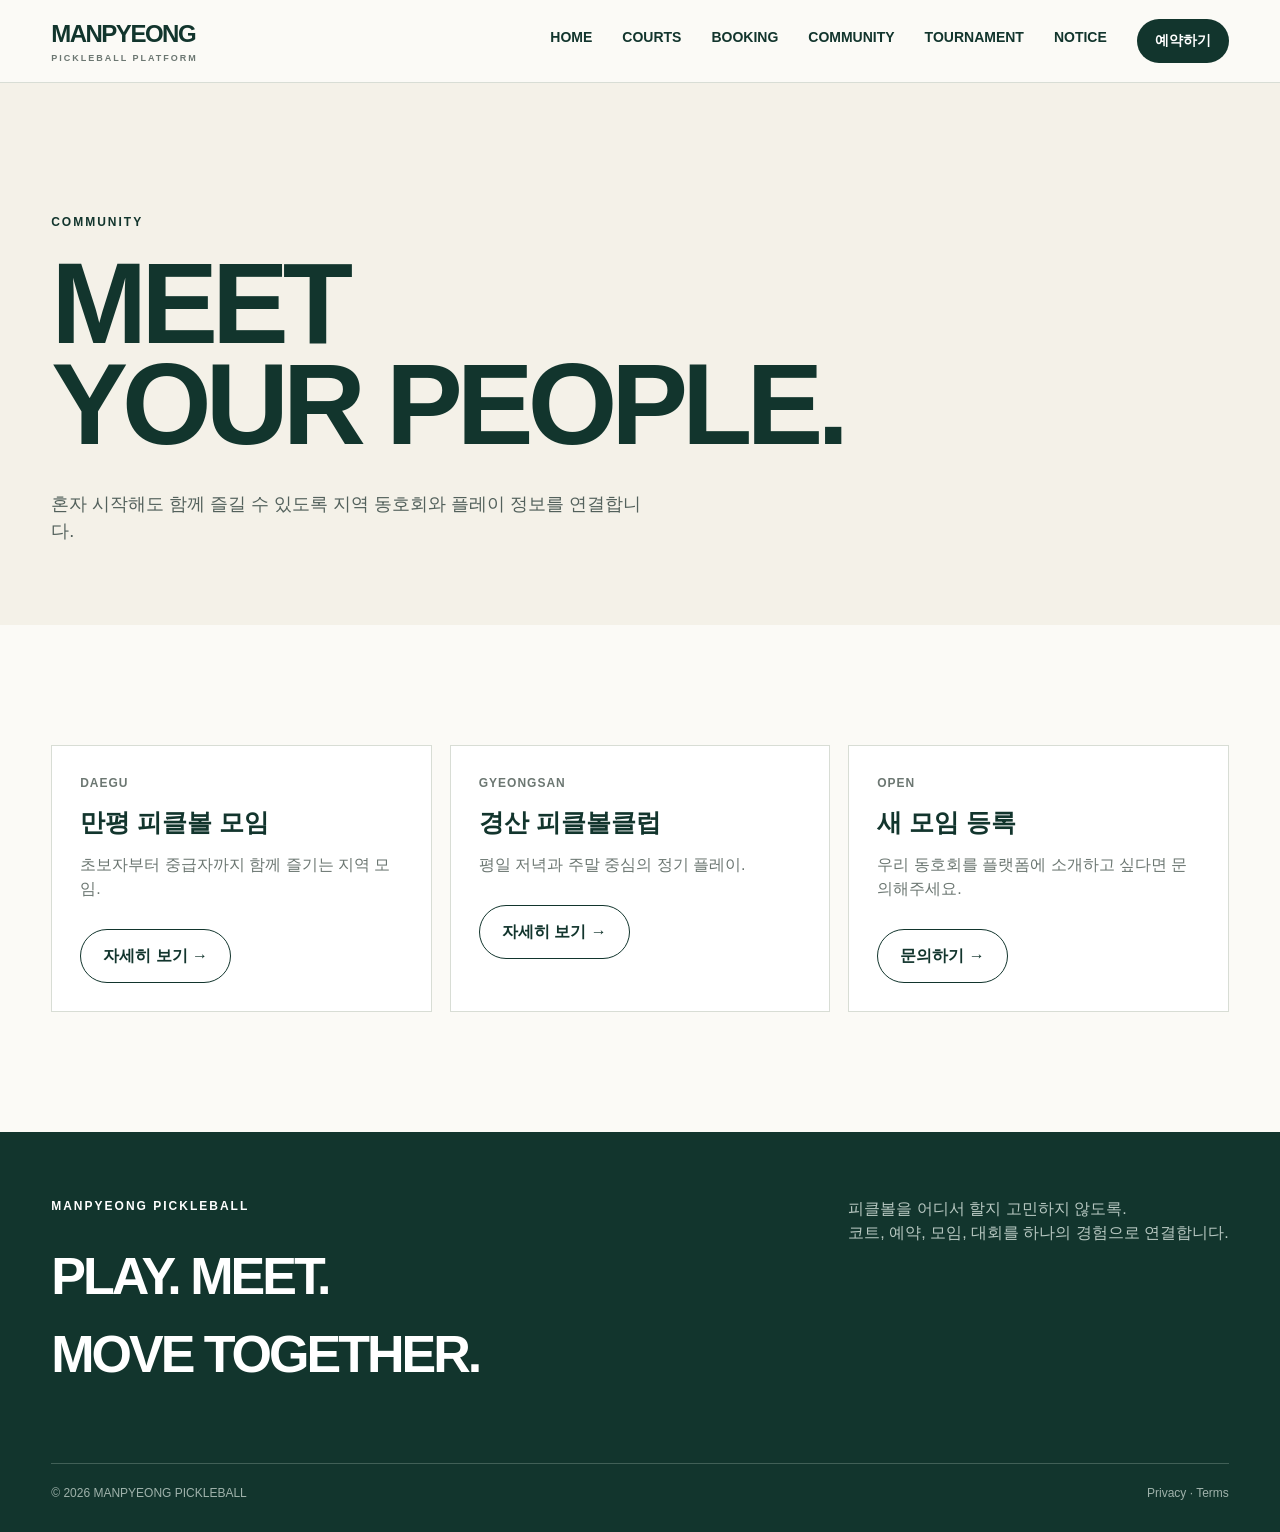
<file: community.html>
<!DOCTYPE html>
<html lang="ko">
<head>
<meta charset="UTF-8">
<meta name="viewport" content="width=device-width, initial-scale=1.0">
<meta name="description" content="만평 피클볼 코트예약 및 대구·경북 피클볼 플랫폼">
<title>커뮤니티 | 만평 피클볼</title>
<link rel="stylesheet" href="style.css">
</head>
<body>
<header class="header"><div class="container nav">
<a class="logo" href="index.html">MANPYEONG<small>PICKLEBALL PLATFORM</small></a>
<nav class="menu">
<a href="index.html">HOME</a>
<a href="courts.html">COURTS</a>
<a href="booking.html">BOOKING</a>
<a href="community.html">COMMUNITY</a>
<a href="tournament.html">TOURNAMENT</a>
<a href="notice.html">NOTICE</a>
<a class="cta" href="booking.html">예약하기</a>
</nav></div></header>
<main>
<section class="page-hero"><div class="container"><div class="kicker">COMMUNITY</div><h1>MEET<br>YOUR PEOPLE.</h1><p>혼자 시작해도 함께 즐길 수 있도록 지역 동호회와 플레이 정보를 연결합니다.</p></div></section>
<section class="section"><div class="container"><div class="cards">
<div class="card"><div class="meta">DAEGU</div><h3>만평 피클볼 모임</h3><p>초보자부터 중급자까지 함께 즐기는 지역 모임.</p><a class="btn" href="#">자세히 보기 →</a></div>
<div class="card"><div class="meta">GYEONGSAN</div><h3>경산 피클볼클럽</h3><p>평일 저녁과 주말 중심의 정기 플레이.</p><a class="btn" href="#">자세히 보기 →</a></div>
<div class="card"><div class="meta">OPEN</div><h3>새 모임 등록</h3><p>우리 동호회를 플랫폼에 소개하고 싶다면 문의해주세요.</p><a class="btn" href="notice.html">문의하기 →</a></div>
</div></div></section></main>
<footer class="footer"><div class="container">
<div class="footer-top"><div><div class="kicker">MANPYEONG PICKLEBALL</div><h2>PLAY. MEET.<br>MOVE TOGETHER.</h2></div>
<p>피클볼을 어디서 할지 고민하지 않도록.<br>코트, 예약, 모임, 대회를 하나의 경험으로 연결합니다.</p></div>
<div class="footer-bottom"><span>© 2026 MANPYEONG PICKLEBALL</span><span>Privacy · Terms</span></div>
</div></footer>
<script src="script.js"></script>
</body></html>
</file>
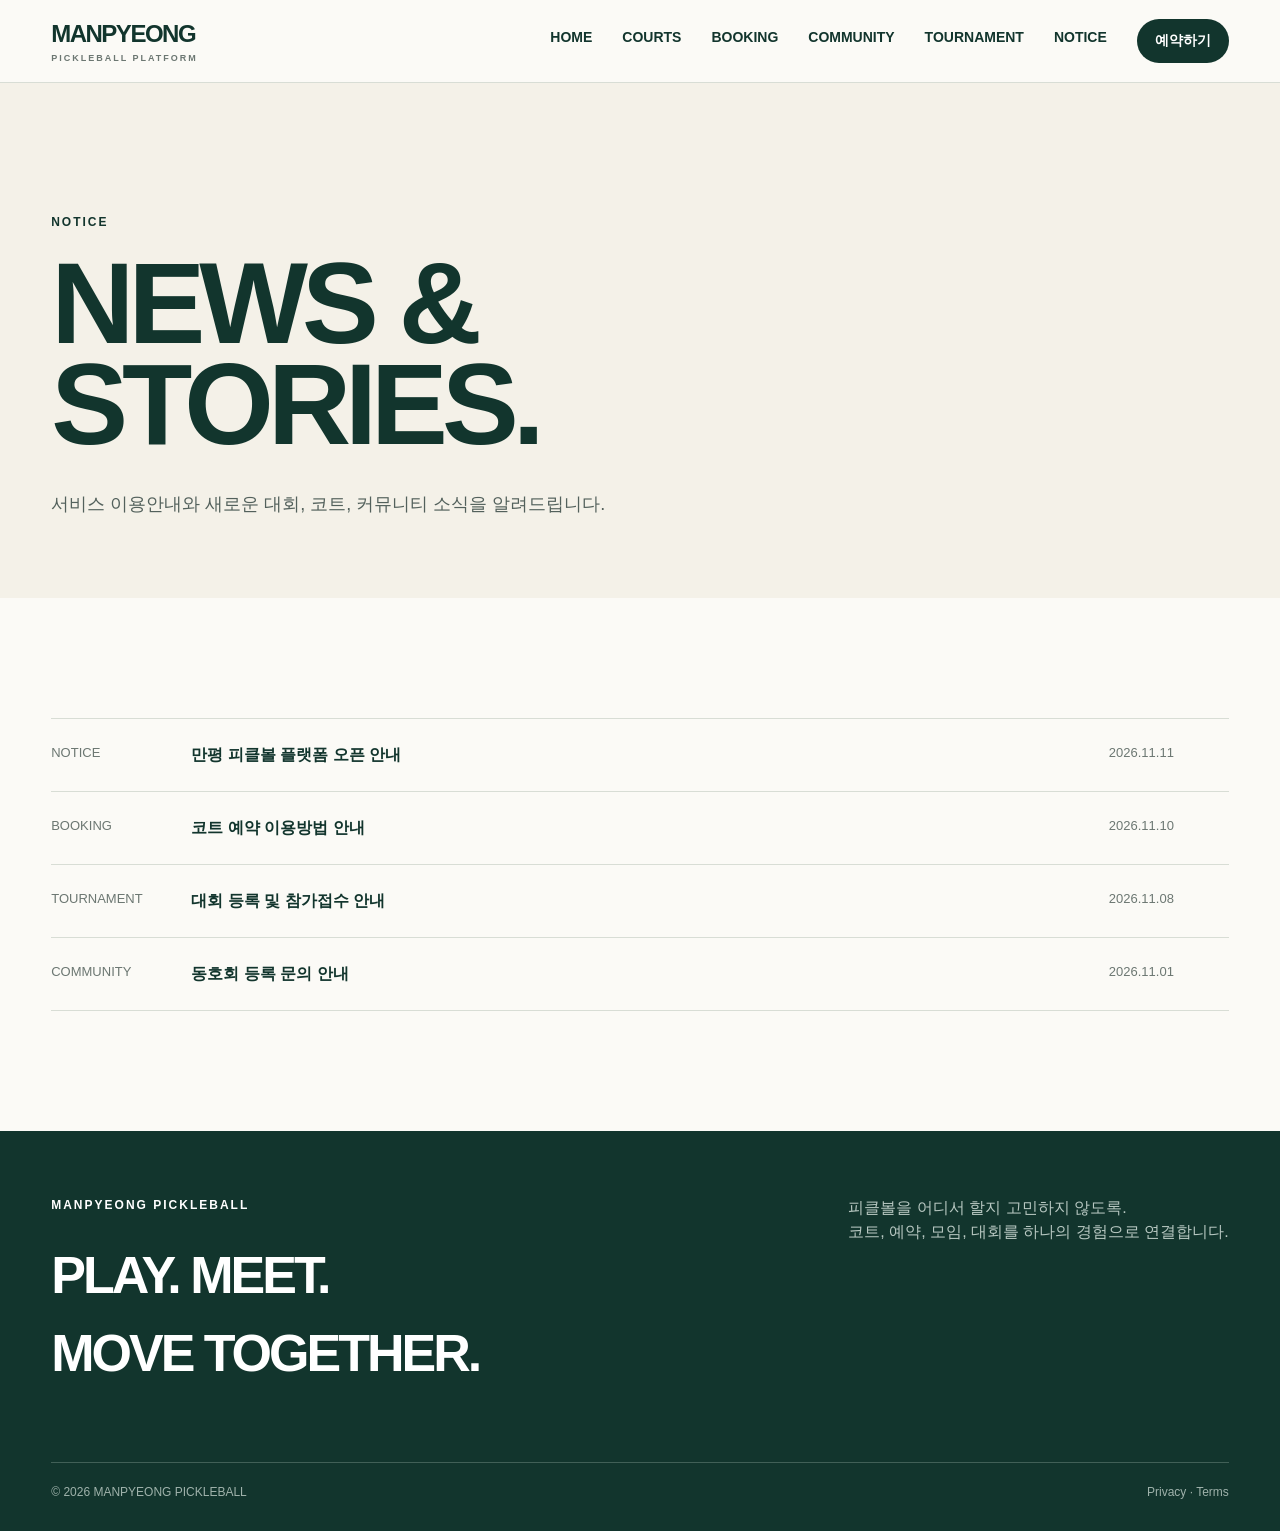
<file: notice.html>
<!DOCTYPE html>
<html lang="ko">
<head>
<meta charset="UTF-8">
<meta name="viewport" content="width=device-width, initial-scale=1.0">
<meta name="description" content="만평 피클볼 코트예약 및 대구·경북 피클볼 플랫폼">
<title>공지사항 | 만평 피클볼</title>
<link rel="stylesheet" href="style.css">
</head>
<body>
<header class="header"><div class="container nav">
<a class="logo" href="index.html">MANPYEONG<small>PICKLEBALL PLATFORM</small></a>
<nav class="menu">
<a href="index.html">HOME</a>
<a href="courts.html">COURTS</a>
<a href="booking.html">BOOKING</a>
<a href="community.html">COMMUNITY</a>
<a href="tournament.html">TOURNAMENT</a>
<a href="notice.html">NOTICE</a>
<a class="cta" href="booking.html">예약하기</a>
</nav></div></header>
<main>
<section class="page-hero"><div class="container"><div class="kicker">NOTICE</div><h1>NEWS &<br>STORIES.</h1><p>서비스 이용안내와 새로운 대회, 코트, 커뮤니티 소식을 알려드립니다.</p></div></section>
<section class="section"><div class="container"><div class="notice-list">
<div class="notice-item"><span>NOTICE</span><a href="#">만평 피클볼 플랫폼 오픈 안내</a><span>2026.11.11</span></div>
<div class="notice-item"><span>BOOKING</span><a href="#">코트 예약 이용방법 안내</a><span>2026.11.10</span></div>
<div class="notice-item"><span>TOURNAMENT</span><a href="#">대회 등록 및 참가접수 안내</a><span>2026.11.08</span></div>
<div class="notice-item"><span>COMMUNITY</span><a href="#">동호회 등록 문의 안내</a><span>2026.11.01</span></div>
</div></div></section></main>
<footer class="footer"><div class="container">
<div class="footer-top"><div><div class="kicker">MANPYEONG PICKLEBALL</div><h2>PLAY. MEET.<br>MOVE TOGETHER.</h2></div>
<p>피클볼을 어디서 할지 고민하지 않도록.<br>코트, 예약, 모임, 대회를 하나의 경험으로 연결합니다.</p></div>
<div class="footer-bottom"><span>© 2026 MANPYEONG PICKLEBALL</span><span>Privacy · Terms</span></div>
</div></footer>
<script src="script.js"></script>
</body></html>
</file>
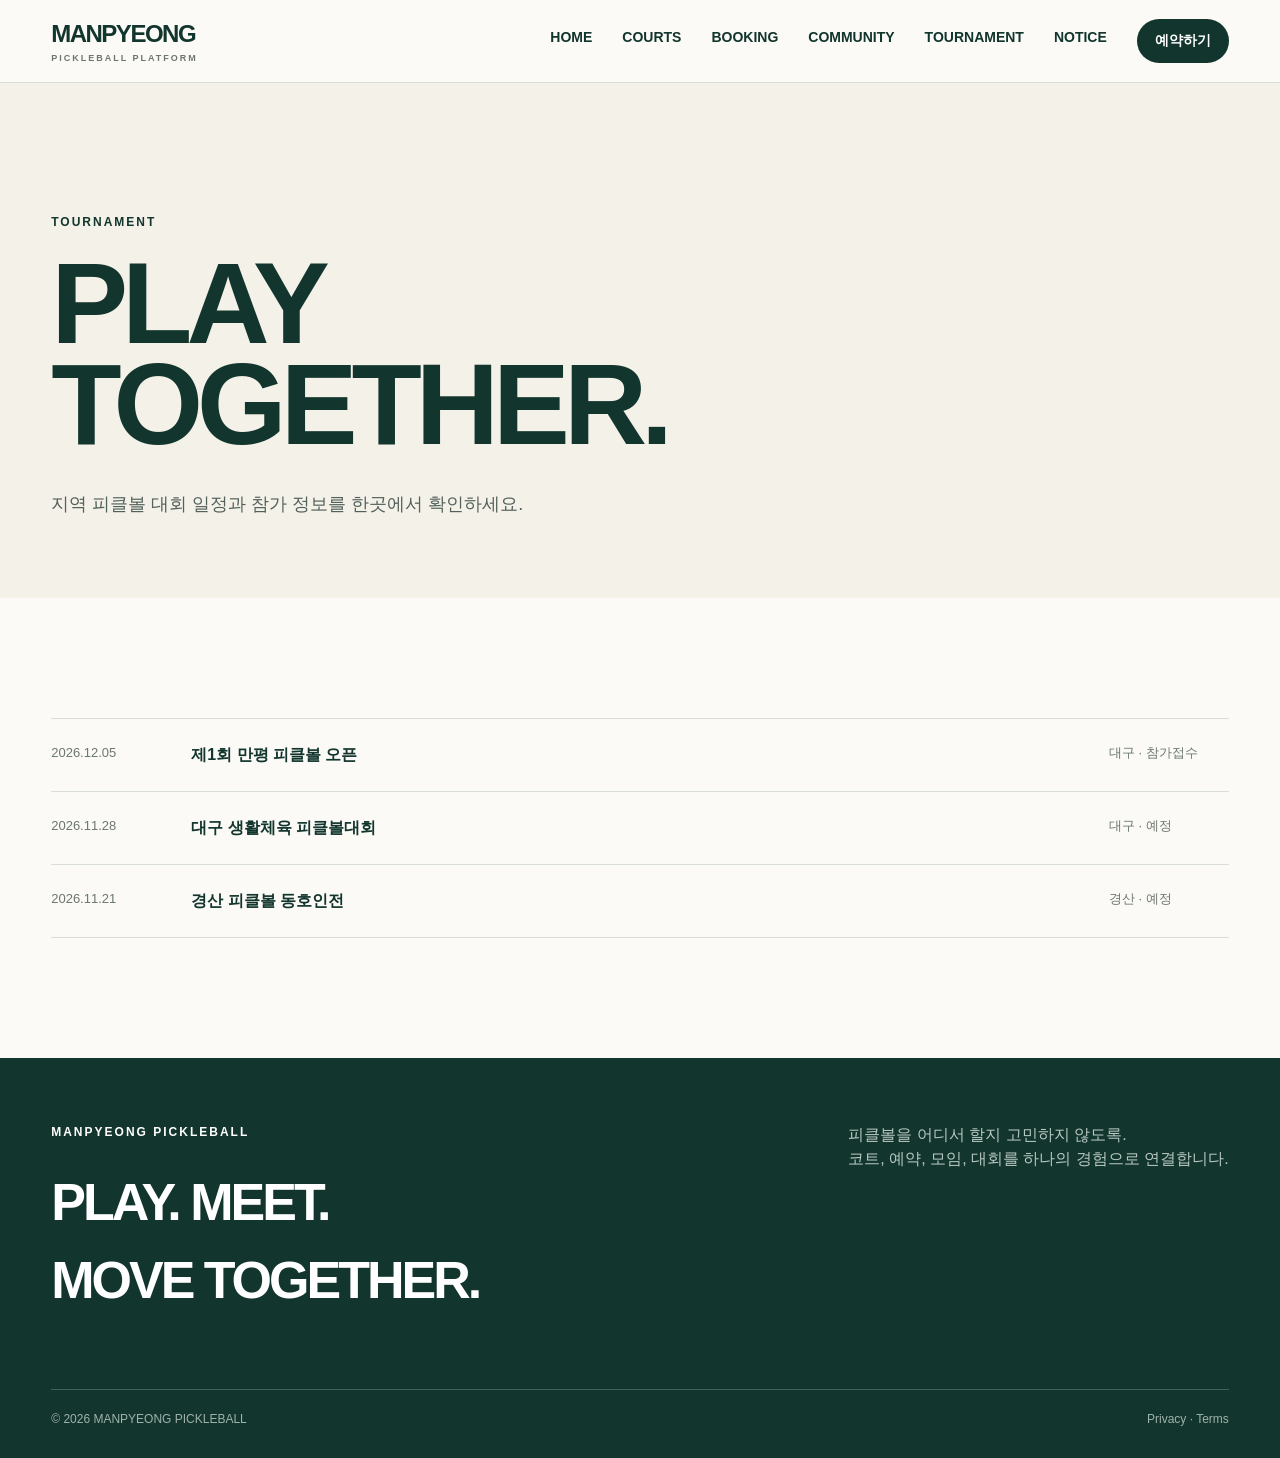
<file: tournament.html>
<!DOCTYPE html>
<html lang="ko">
<head>
<meta charset="UTF-8">
<meta name="viewport" content="width=device-width, initial-scale=1.0">
<meta name="description" content="만평 피클볼 코트예약 및 대구·경북 피클볼 플랫폼">
<title>피클볼 대회 | 만평 피클볼</title>
<link rel="stylesheet" href="style.css">
</head>
<body>
<header class="header"><div class="container nav">
<a class="logo" href="index.html">MANPYEONG<small>PICKLEBALL PLATFORM</small></a>
<nav class="menu">
<a href="index.html">HOME</a>
<a href="courts.html">COURTS</a>
<a href="booking.html">BOOKING</a>
<a href="community.html">COMMUNITY</a>
<a href="tournament.html">TOURNAMENT</a>
<a href="notice.html">NOTICE</a>
<a class="cta" href="booking.html">예약하기</a>
</nav></div></header>
<main>
<section class="page-hero"><div class="container"><div class="kicker">TOURNAMENT</div><h1>PLAY<br>TOGETHER.</h1><p>지역 피클볼 대회 일정과 참가 정보를 한곳에서 확인하세요.</p></div></section>
<section class="section"><div class="container"><div class="notice-list">
<div class="notice-item"><span>2026.12.05</span><a href="#">제1회 만평 피클볼 오픈</a><span>대구 · 참가접수</span></div>
<div class="notice-item"><span>2026.11.28</span><a href="#">대구 생활체육 피클볼대회</a><span>대구 · 예정</span></div>
<div class="notice-item"><span>2026.11.21</span><a href="#">경산 피클볼 동호인전</a><span>경산 · 예정</span></div>
</div></div></section></main>
<footer class="footer"><div class="container">
<div class="footer-top"><div><div class="kicker">MANPYEONG PICKLEBALL</div><h2>PLAY. MEET.<br>MOVE TOGETHER.</h2></div>
<p>피클볼을 어디서 할지 고민하지 않도록.<br>코트, 예약, 모임, 대회를 하나의 경험으로 연결합니다.</p></div>
<div class="footer-bottom"><span>© 2026 MANPYEONG PICKLEBALL</span><span>Privacy · Terms</span></div>
</div></footer>
<script src="script.js"></script>
</body></html>
</file>
<file: style.css>
:root{
  --ink:#12352d;
  --ink2:#1e5146;
  --cream:#f4f1e8;
  --paper:#fbfaf6;
  --line:#d8ddd5;
  --muted:#6c7772;
  --accent:#c9df62;
}
*{box-sizing:border-box;margin:0;padding:0}
html{scroll-behavior:smooth}
body{
  font-family:Arial,"Malgun Gothic","Noto Sans KR",sans-serif;
  background:var(--paper); color:var(--ink); line-height:1.5;
}
a{color:inherit;text-decoration:none}
button,input,select{font:inherit}
img{max-width:100%;display:block}
.container{width:min(1400px,92%);margin:auto}
.header{
  position:sticky;top:0;z-index:1000;background:rgba(251,250,246,.94);
  backdrop-filter:blur(12px);border-bottom:1px solid var(--line)
}
.nav{height:82px;display:flex;align-items:center;justify-content:space-between}
.logo{font-weight:900;letter-spacing:-1.5px;font-size:24px}
.logo small{display:block;font-size:9px;letter-spacing:2px;font-weight:700;color:var(--muted)}
.menu{display:flex;gap:30px;font-size:14px;font-weight:700}
.menu a{padding:8px 0;border-bottom:1px solid transparent}
.menu a:hover{border-color:var(--ink)}
.menu .cta{background:var(--ink);color:#fff;padding:11px 18px;border-radius:999px}
.hero{min-height:78vh;display:flex;align-items:flex-end;padding:90px 0 70px;background:var(--cream)}
.hero h1{
  font-size:clamp(56px,10vw,154px);line-height:.88;letter-spacing:-7px;
  max-width:1200px;font-weight:900
}
.hero p{max-width:560px;margin-top:42px;font-size:18px;color:#43514c}
.kicker{font-size:12px;font-weight:900;letter-spacing:2px;text-transform:uppercase;margin-bottom:22px}
.section{padding:120px 0}
.section.dark{background:var(--ink);color:#fff}
.section-head{display:flex;justify-content:space-between;gap:30px;align-items:flex-end;margin-bottom:55px}
.section-head h2{font-size:clamp(42px,6vw,88px);line-height:.95;letter-spacing:-4px}
.section-head p{max-width:430px;color:var(--muted)}
.dark .section-head p{color:#b7c7c1}
.cap-grid{display:grid;grid-template-columns:repeat(3,1fr);border-top:1px solid currentColor}
.cap{padding:30px 20px 40px 0;border-bottom:1px solid currentColor;min-height:260px}
.cap h3{font-size:34px;letter-spacing:-1px;margin-bottom:18px}
.cap p{color:var(--muted);max-width:330px}
.dark .cap p{color:#c3d0cb}
.work-grid{display:grid;grid-template-columns:repeat(12,1fr);gap:18px}
.work-card{position:relative;overflow:hidden;background:#ddd;min-height:430px}
.work-card:nth-child(1){grid-column:span 7}
.work-card:nth-child(2){grid-column:span 5}
.work-card:nth-child(3){grid-column:span 5}
.work-card:nth-child(4){grid-column:span 7}
.work-card img{width:100%;height:100%;object-fit:cover;transition:.5s}
.work-card:hover img{transform:scale(1.04)}
.work-overlay{position:absolute;left:20px;right:20px;bottom:20px;color:#fff;display:flex;justify-content:space-between;align-items:end;text-shadow:0 2px 12px #000}
.work-overlay h3{font-size:28px}
.work-overlay span{font-size:12px}
.split{display:grid;grid-template-columns:1fr 1fr;min-height:620px}
.split-img{min-height:500px;background:url("https://images.unsplash.com/photo-1554068865-24cecd4d34b8?auto=format&fit=crop&w=1600&q=85") center/cover}
.split-copy{padding:80px;display:flex;flex-direction:column;justify-content:center;background:var(--accent)}
.split-copy h2{font-size:clamp(46px,6vw,92px);line-height:.92;letter-spacing:-4px}
.split-copy p{max-width:470px;margin-top:28px;color:#263b35}
.btn{display:inline-flex;align-items:center;justify-content:center;border:1px solid var(--ink);padding:14px 22px;border-radius:999px;font-weight:800;margin-top:28px;width:max-content}
.btn.dark{background:var(--ink);color:#fff;border-color:var(--ink)}
.cards{display:grid;grid-template-columns:repeat(3,1fr);gap:18px}
.card{border:1px solid var(--line);padding:28px;background:#fff}
.card h3{font-size:25px;margin:12px 0}
.card p{color:var(--muted)}
.meta{font-size:12px;font-weight:800;color:var(--muted);letter-spacing:1px}
.form-wrap{max-width:850px;margin:auto}
.form-grid{display:grid;grid-template-columns:1fr 1fr;gap:18px}
.field{margin-bottom:18px}
.field label{display:block;font-size:12px;font-weight:900;margin-bottom:8px}
.field input,.field select,.field textarea{
  width:100%;border:1px solid #cfd6d1;background:#fff;padding:15px;border-radius:4px;outline:none
}
.field textarea{min-height:150px;resize:vertical}
.footer{background:var(--ink);color:#fff;padding:65px 0 30px}
.footer-top{display:flex;justify-content:space-between;gap:30px}
.footer h2{font-size:52px;letter-spacing:-3px}
.footer p{color:#b7c7c1;max-width:420px}
.footer-bottom{border-top:1px solid #416057;margin-top:70px;padding-top:20px;font-size:12px;color:#9fb2ab;display:flex;justify-content:space-between}
.page-hero{padding:130px 0 80px;background:var(--cream)}
.page-hero h1{font-size:clamp(55px,9vw,130px);line-height:.88;letter-spacing:-6px}
.page-hero p{max-width:600px;font-size:18px;color:#53615c;margin-top:35px}
.booking-layout{display:grid;grid-template-columns:2fr 1fr;gap:40px}
.court-list{display:grid;grid-template-columns:1fr 1fr;gap:18px}
.court-card{border:1px solid var(--line);background:#fff}
.court-card img{width:100%;height:230px;object-fit:cover}
.court-body{padding:22px}
.court-body h3{font-size:24px}
.court-body p{color:var(--muted);margin:8px 0}
.searchbox{background:var(--ink);color:#fff;padding:25px;margin-bottom:30px}
.searchrow{display:grid;grid-template-columns:1fr 1fr 1fr auto;gap:10px}
.searchrow input,.searchrow select{padding:13px;border:0;border-radius:3px}
.notice-list{border-top:1px solid var(--line)}
.notice-item{display:grid;grid-template-columns:120px 1fr 120px;gap:20px;padding:24px 0;border-bottom:1px solid var(--line)}
.notice-item a{font-weight:800}
.notice-item span{font-size:13px;color:var(--muted)}
@media(max-width:900px){
 .menu{gap:12px}.menu a:not(.cta){display:none}
 .hero{min-height:70vh}.hero h1,.page-hero h1{letter-spacing:-4px}
 .cap-grid,.cards,.split,.booking-layout{grid-template-columns:1fr}
 .work-card:nth-child(n){grid-column:span 12;min-height:340px}
 .split-copy{padding:55px 7%}
 .court-list{grid-template-columns:1fr}
 .searchrow{grid-template-columns:1fr 1fr}
}
@media(max-width:600px){
 .nav{height:70px}.logo{font-size:20px}
 .hero{padding:70px 0 50px}.hero h1{font-size:58px}
 .section{padding:80px 0}.section-head{display:block}
 .section-head h2{font-size:52px;margin-bottom:25px}
 .form-grid{grid-template-columns:1fr}
 .searchrow{grid-template-columns:1fr}
 .notice-item{grid-template-columns:70px 1fr}.notice-item span:last-child{display:none}
 .footer h2{font-size:42px}.footer-top{display:block}
}
</file>
